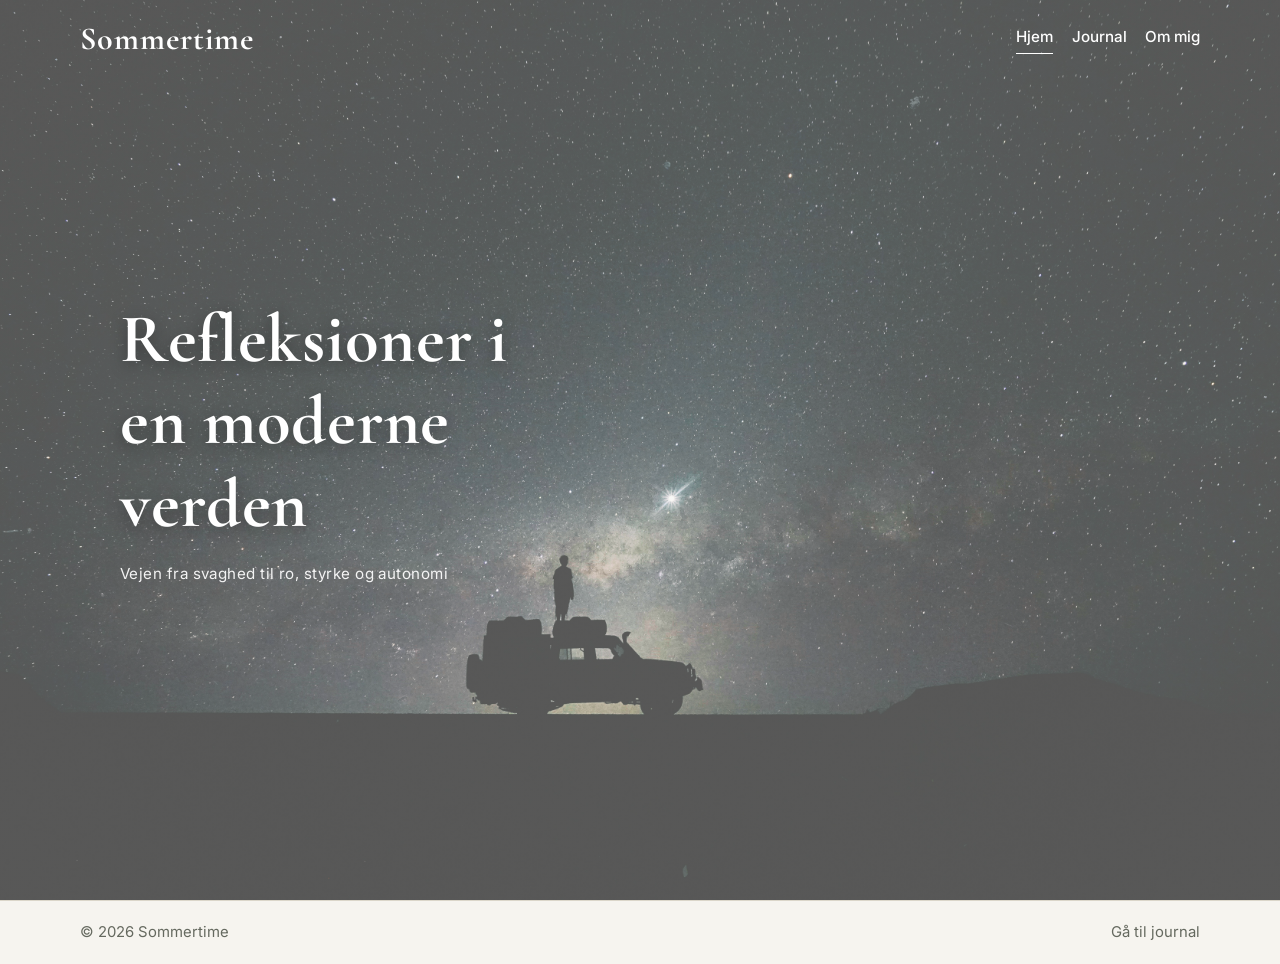
<file: index.html>
<!DOCTYPE html>
<html lang="da">
<head>
  <meta charset="UTF-8">
  <meta name="viewport" content="width=device-width, initial-scale=1.0">
  <title>Sommertime | Refleksioner</title>
  <meta name="description" content="Sommertime er en personlig refleksionsblog om livet som mand i den moderne tid.">
  <link rel="preconnect" href="https://fonts.googleapis.com">
  <link rel="preconnect" href="https://fonts.gstatic.com" crossorigin>
  <link href="https://fonts.googleapis.com/css2?family=Cormorant+Garamond:wght@500;600;700&family=Inter:wght@300;400;500;600&display=swap" rel="stylesheet">
  <link rel="stylesheet" href="styles.css">
</head>
<body class="home">
  <header class="site-header">
    <div class="container header-inner">
      <a class="logo" href="index.html">Sommertime</a>
      <nav class="site-nav" aria-label="Hovedmenu">
        <a class="active" href="index.html">Hjem</a>
        <a href="journal.html">Journal</a>
        <a href="about.html">Om mig</a>
      </nav>
    </div>
  </header>

  <main>
    <section class="hero">
      <div class="container hero-content">
        <h1 class="hero-title">Refleksioner i en moderne verden</h1>
        <p class="hero-subtext">Vejen fra svaghed til ro, styrke og autonomi</p>
      </div>
    </section>
  </main>

  <footer class="site-footer">
    <div class="container footer-inner">
      <p>&copy; 2026 Sommertime</p>
      <a href="journal.html">Gå til journal</a>
    </div>
  </footer>
</body>
</html>
</file>
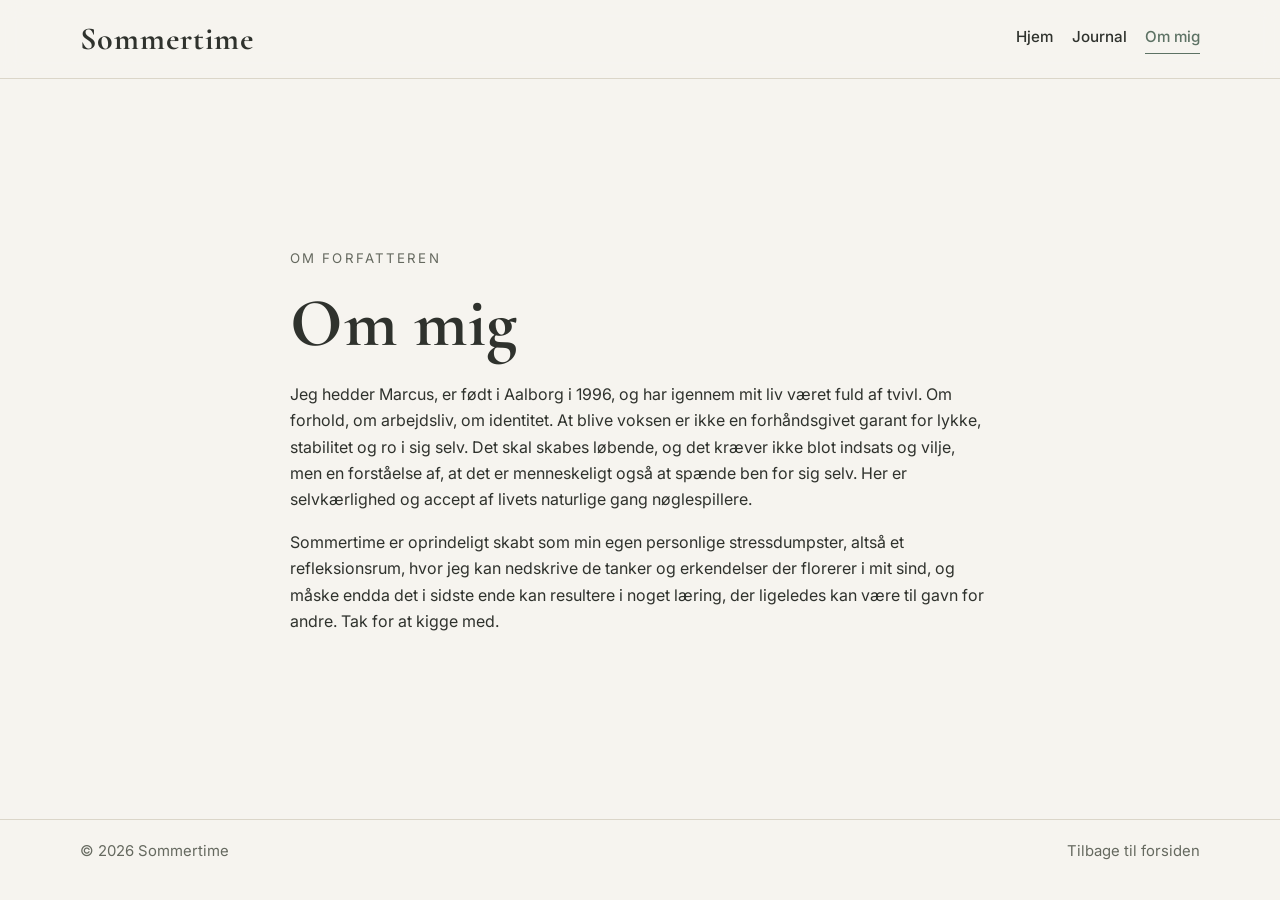
<file: about.html>
<!DOCTYPE html>
<html lang="da">
<head>
  <meta charset="UTF-8">
  <meta name="viewport" content="width=device-width, initial-scale=1.0">
  <title>Om | Sommertime</title>
  <meta name="description" content="Lær mere om skribenten bag Sommertime.">
  <link rel="preconnect" href="https://fonts.googleapis.com">
  <link rel="preconnect" href="https://fonts.gstatic.com" crossorigin>
  <link href="https://fonts.googleapis.com/css2?family=Cormorant+Garamond:wght@500;600;700&family=Inter:wght@300;400;500;600&display=swap" rel="stylesheet">
  <link rel="stylesheet" href="styles.css">
</head>
<body>
  <header class="site-header">
    <div class="container header-inner">
      <a class="logo" href="index.html">Sommertime</a>
      <nav class="site-nav" aria-label="Hovedmenu">
        <a href="index.html">Hjem</a>
        <a href="journal.html">Journal</a>
        <a class="active" href="about.html">Om mig</a>
      </nav>
    </div>
  </header>

  <main class="page-main">
    <section class="page-content container">
      <p class="eyebrow">Om forfatteren</p>
      <h1>Om mig</h1>
      <p>
        Jeg hedder Marcus, er født i Aalborg i 1996, og har igennem mit liv været fuld af tvivl. Om
        forhold, om arbejdsliv, om identitet. At blive voksen er ikke en forhåndsgivet garant for
        lykke, stabilitet og ro i sig selv. Det skal skabes løbende, og det kræver ikke blot indsats
        og vilje, men en forståelse af, at det er menneskeligt også at spænde ben for sig selv. Her
        er selvkærlighed og accept af livets naturlige gang nøglespillere.
      </p>
      <p>
        Sommertime er oprindeligt skabt som min egen personlige stressdumpster, altså et
        refleksionsrum, hvor jeg kan nedskrive de tanker og erkendelser der florerer i mit sind, og
        måske endda det i sidste ende kan resultere i noget læring, der ligeledes kan være til gavn
        for andre. Tak for at kigge med.
      </p>
    </section>
  </main>

  <footer class="site-footer">
    <div class="container footer-inner">
      <p>&copy; 2026 Sommertime</p>
      <a href="index.html">Tilbage til forsiden</a>
    </div>
  </footer>
</body>
</html>
</file>
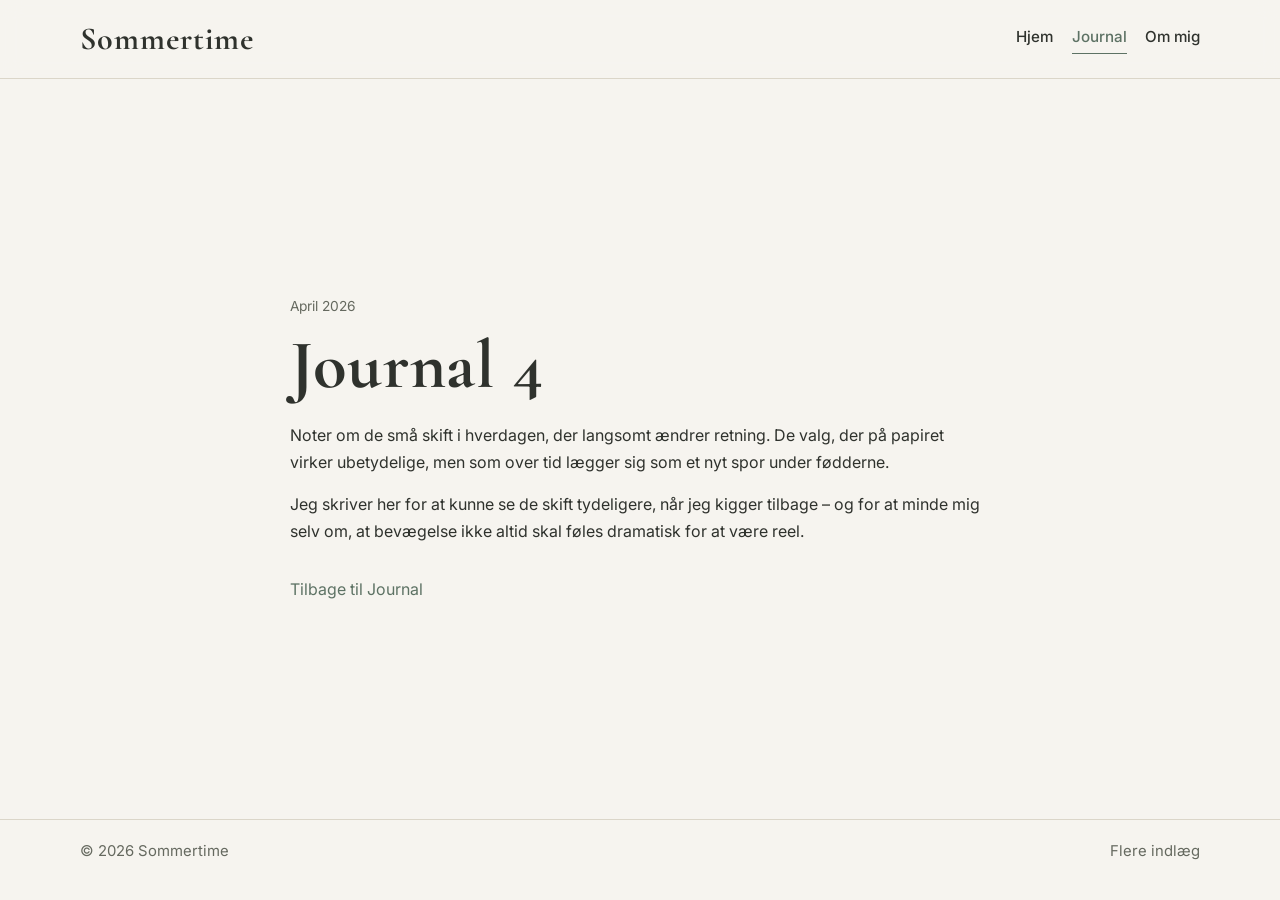
<file: journal-4.html>
<!DOCTYPE html>
<html lang="da">
<head>
  <meta charset="UTF-8">
  <meta name="viewport" content="width=device-width, initial-scale=1.0">
  <title>Journal 4 | Sommertime</title>
  <meta name="description" content="Læs journalindlægget Journal 4.">
  <link rel="preconnect" href="https://fonts.googleapis.com">
  <link rel="preconnect" href="https://fonts.gstatic.com" crossorigin>
  <link href="https://fonts.googleapis.com/css2?family=Cormorant+Garamond:wght@500;600;700&family=Inter:wght@300;400;500;600&display=swap" rel="stylesheet">
  <link rel="stylesheet" href="styles.css">
</head>
<body>
  <header class="site-header">
    <div class="container header-inner">
      <a class="logo" href="index.html">Sommertime</a>
      <nav class="site-nav" aria-label="Hovedmenu">
        <a href="index.html">Hjem</a>
        <a class="active" href="journal.html">Journal</a>
        <a href="about.html">Om mig</a>
      </nav>
    </div>
  </header>

  <main class="page-main">
    <article class="page-content container entry-content">
      <p class="post-meta">April 2026</p>
      <h1>Journal 4</h1>
      <p>
        Noter om de små skift i hverdagen, der langsomt ændrer retning. De valg, der på papiret
        virker ubetydelige, men som over tid lægger sig som et nyt spor under fødderne.
      </p>
      <p>
        Jeg skriver her for at kunne se de skift tydeligere, når jeg kigger tilbage – og for at
        minde mig selv om, at bevægelse ikke altid skal føles dramatisk for at være reel.
      </p>
      <a class="entry-back-link" href="journal.html">Tilbage til Journal</a>
    </article>
  </main>

  <footer class="site-footer">
    <div class="container footer-inner">
      <p>&copy; 2026 Sommertime</p>
      <a href="journal.html">Flere indlæg</a>
    </div>
  </footer>
</body>
</html>
</file>
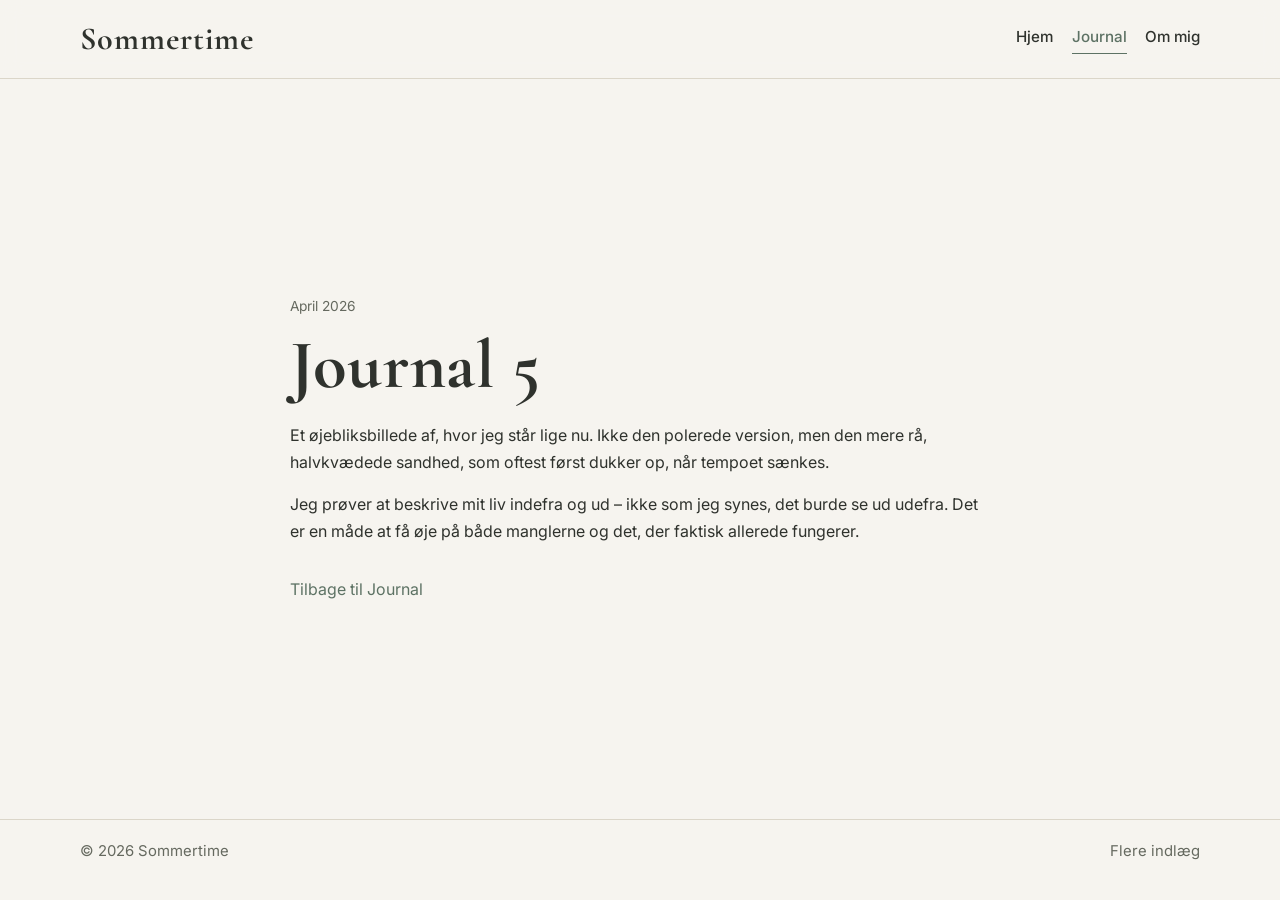
<file: journal-5.html>
<!DOCTYPE html>
<html lang="da">
<head>
  <meta charset="UTF-8">
  <meta name="viewport" content="width=device-width, initial-scale=1.0">
  <title>Journal 5 | Sommertime</title>
  <meta name="description" content="Læs journalindlægget Journal 5.">
  <link rel="preconnect" href="https://fonts.googleapis.com">
  <link rel="preconnect" href="https://fonts.gstatic.com" crossorigin>
  <link href="https://fonts.googleapis.com/css2?family=Cormorant+Garamond:wght@500;600;700&family=Inter:wght@300;400;500;600&display=swap" rel="stylesheet">
  <link rel="stylesheet" href="styles.css">
</head>
<body>
  <header class="site-header">
    <div class="container header-inner">
      <a class="logo" href="index.html">Sommertime</a>
      <nav class="site-nav" aria-label="Hovedmenu">
        <a href="index.html">Hjem</a>
        <a class="active" href="journal.html">Journal</a>
        <a href="about.html">Om mig</a>
      </nav>
    </div>
  </header>

  <main class="page-main">
    <article class="page-content container entry-content">
      <p class="post-meta">April 2026</p>
      <h1>Journal 5</h1>
      <p>
        Et øjebliksbillede af, hvor jeg står lige nu. Ikke den polerede version, men den mere
        rå, halvkvædede sandhed, som oftest først dukker op, når tempoet sænkes.
      </p>
      <p>
        Jeg prøver at beskrive mit liv indefra og ud – ikke som jeg synes, det burde se ud udefra.
        Det er en måde at få øje på både manglerne og det, der faktisk allerede fungerer.
      </p>
      <a class="entry-back-link" href="journal.html">Tilbage til Journal</a>
    </article>
  </main>

  <footer class="site-footer">
    <div class="container footer-inner">
      <p>&copy; 2026 Sommertime</p>
      <a href="journal.html">Flere indlæg</a>
    </div>
  </footer>
</body>
</html>
</file>
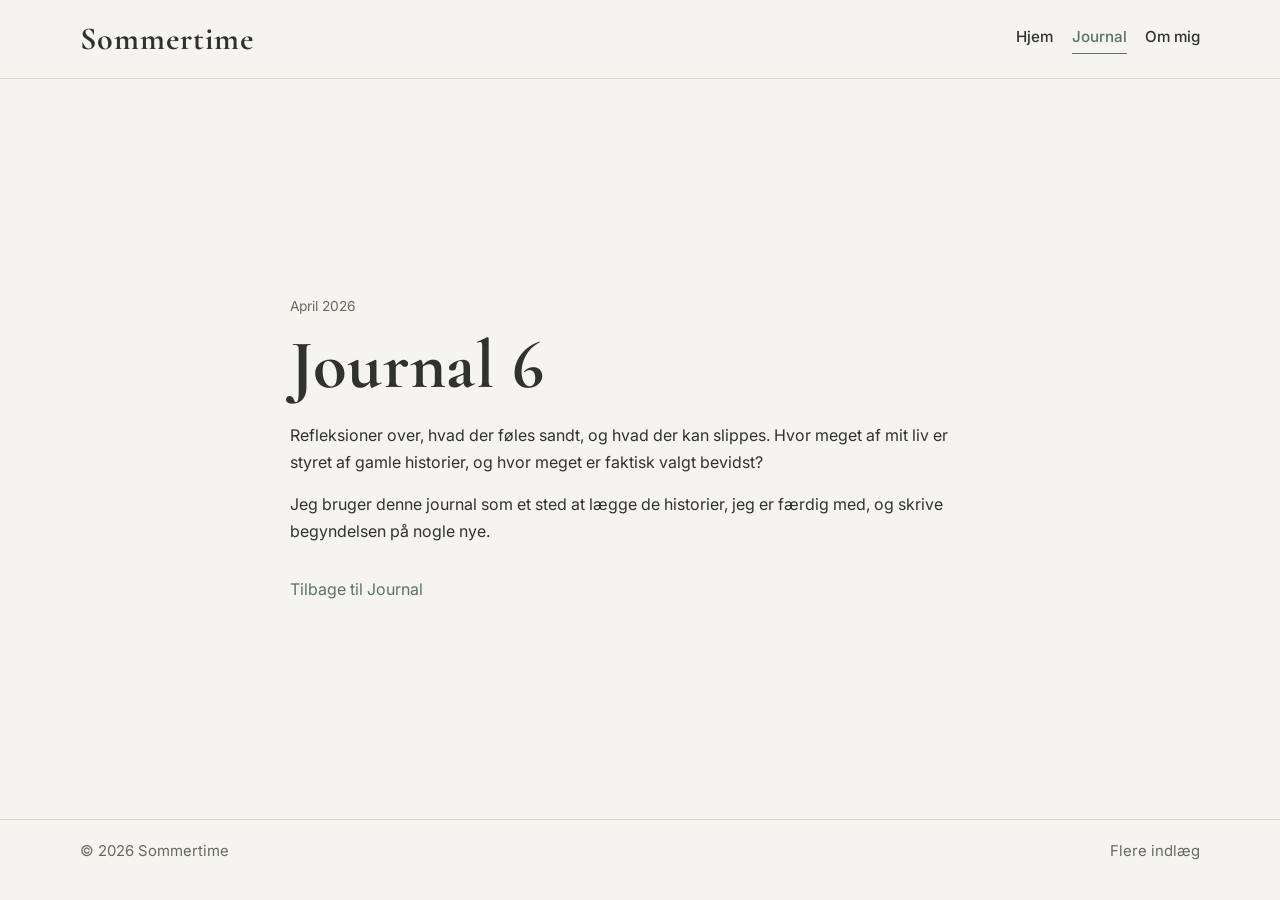
<file: journal-6.html>
<!DOCTYPE html>
<html lang="da">
<head>
  <meta charset="UTF-8">
  <meta name="viewport" content="width=device-width, initial-scale=1.0">
  <title>Journal 6 | Sommertime</title>
  <meta name="description" content="Læs journalindlægget Journal 6.">
  <link rel="preconnect" href="https://fonts.googleapis.com">
  <link rel="preconnect" href="https://fonts.gstatic.com" crossorigin>
  <link href="https://fonts.googleapis.com/css2?family=Cormorant+Garamond:wght@500;600;700&family=Inter:wght@300;400;500;600&display=swap" rel="stylesheet">
  <link rel="stylesheet" href="styles.css">
</head>
<body>
  <header class="site-header">
    <div class="container header-inner">
      <a class="logo" href="index.html">Sommertime</a>
      <nav class="site-nav" aria-label="Hovedmenu">
        <a href="index.html">Hjem</a>
        <a class="active" href="journal.html">Journal</a>
        <a href="about.html">Om mig</a>
      </nav>
    </div>
  </header>

  <main class="page-main">
    <article class="page-content container entry-content">
      <p class="post-meta">April 2026</p>
      <h1>Journal 6</h1>
      <p>
        Refleksioner over, hvad der føles sandt, og hvad der kan slippes. Hvor meget af mit liv er
        styret af gamle historier, og hvor meget er faktisk valgt bevidst?
      </p>
      <p>
        Jeg bruger denne journal som et sted at lægge de historier, jeg er færdig med, og skrive
        begyndelsen på nogle nye.
      </p>
      <a class="entry-back-link" href="journal.html">Tilbage til Journal</a>
    </article>
  </main>

  <footer class="site-footer">
    <div class="container footer-inner">
      <p>&copy; 2026 Sommertime</p>
      <a href="journal.html">Flere indlæg</a>
    </div>
  </footer>
</body>
</html>
</file>
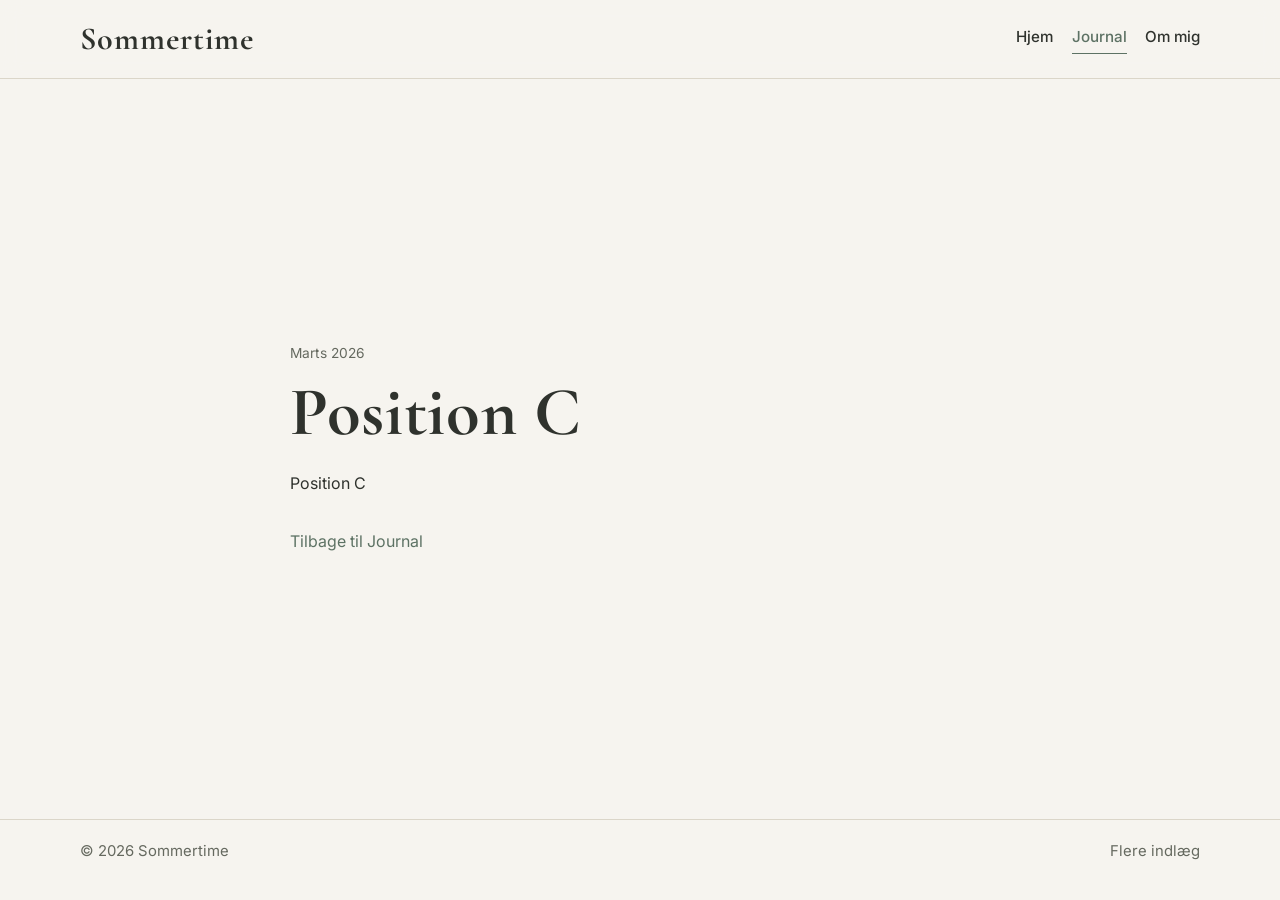
<file: journal-om-styrke-og-blidhed.html>
<!DOCTYPE html>
<html lang="da">
<head>
  <meta charset="UTF-8">
  <meta name="viewport" content="width=device-width, initial-scale=1.0">
  <title>Position C | Sommertime</title>
  <meta name="description" content="Læs journalindlægget Position C.">
  <link rel="preconnect" href="https://fonts.googleapis.com">
  <link rel="preconnect" href="https://fonts.gstatic.com" crossorigin>
  <link href="https://fonts.googleapis.com/css2?family=Cormorant+Garamond:wght@500;600;700&family=Inter:wght@300;400;500;600&display=swap" rel="stylesheet">
  <link rel="stylesheet" href="styles.css">
</head>
<body>
  <header class="site-header">
    <div class="container header-inner">
      <a class="logo" href="index.html">Sommertime</a>
      <nav class="site-nav" aria-label="Hovedmenu">
        <a href="index.html">Hjem</a>
        <a class="active" href="journal.html">Journal</a>
        <a href="about.html">Om mig</a>
      </nav>
    </div>
  </header>

  <main class="page-main">
    <article class="page-content container entry-content">
      <p class="post-meta">Marts 2026</p>
      <h1>Position C</h1>
      <p>Position C</p>
      <a class="entry-back-link" href="journal.html">Tilbage til Journal</a>
    </article>
  </main>

  <footer class="site-footer">
    <div class="container footer-inner">
      <p>&copy; 2026 Sommertime</p>
      <a href="journal.html">Flere indlæg</a>
    </div>
  </footer>
</body>
</html>
</file>
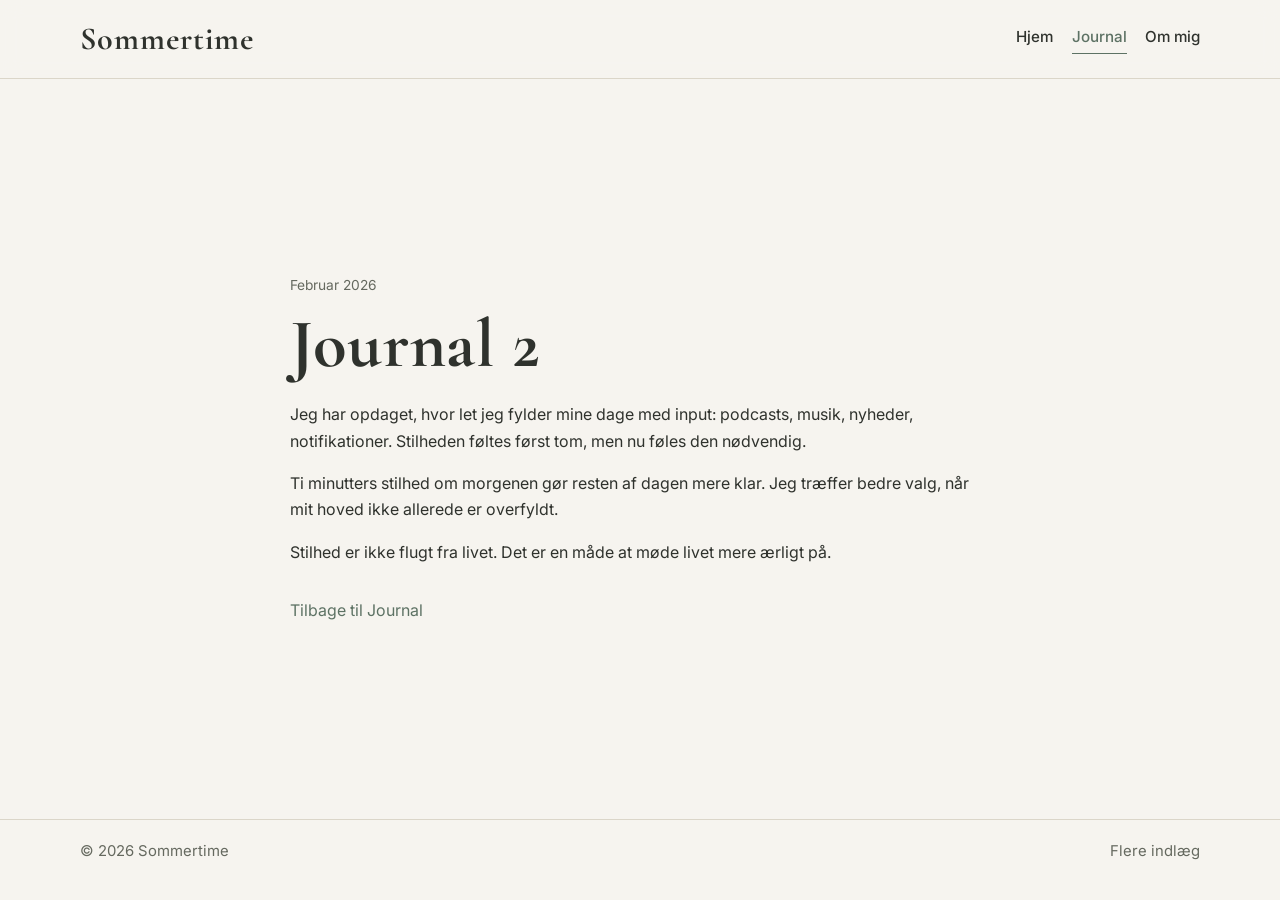
<file: journal-stilhed-som-daglig-praksis.html>
<!DOCTYPE html>
<html lang="da">
<head>
  <meta charset="UTF-8">
  <meta name="viewport" content="width=device-width, initial-scale=1.0">
  <title>Journal 2 | Sommertime</title>
  <meta name="description" content="Læs journalindlægget Journal 2.">
  <link rel="preconnect" href="https://fonts.googleapis.com">
  <link rel="preconnect" href="https://fonts.gstatic.com" crossorigin>
  <link href="https://fonts.googleapis.com/css2?family=Cormorant+Garamond:wght@500;600;700&family=Inter:wght@300;400;500;600&display=swap" rel="stylesheet">
  <link rel="stylesheet" href="styles.css">
</head>
<body>
  <header class="site-header">
    <div class="container header-inner">
      <a class="logo" href="index.html">Sommertime</a>
      <nav class="site-nav" aria-label="Hovedmenu">
        <a href="index.html">Hjem</a>
        <a class="active" href="journal.html">Journal</a>
        <a href="about.html">Om mig</a>
      </nav>
    </div>
  </header>

  <main class="page-main">
    <article class="page-content container entry-content">
      <p class="post-meta">Februar 2026</p>
      <h1>Journal 2</h1>
      <p>
        Jeg har opdaget, hvor let jeg fylder mine dage med input: podcasts, musik, nyheder,
        notifikationer. Stilheden føltes først tom, men nu føles den nødvendig.
      </p>
      <p>
        Ti minutters stilhed om morgenen gør resten af dagen mere klar. Jeg træffer bedre valg, når
        mit hoved ikke allerede er overfyldt.
      </p>
      <p>
        Stilhed er ikke flugt fra livet. Det er en måde at møde livet mere ærligt på.
      </p>
      <a class="entry-back-link" href="journal.html">Tilbage til Journal</a>
    </article>
  </main>

  <footer class="site-footer">
    <div class="container footer-inner">
      <p>&copy; 2026 Sommertime</p>
      <a href="journal.html">Flere indlæg</a>
    </div>
  </footer>
</body>
</html>
</file>
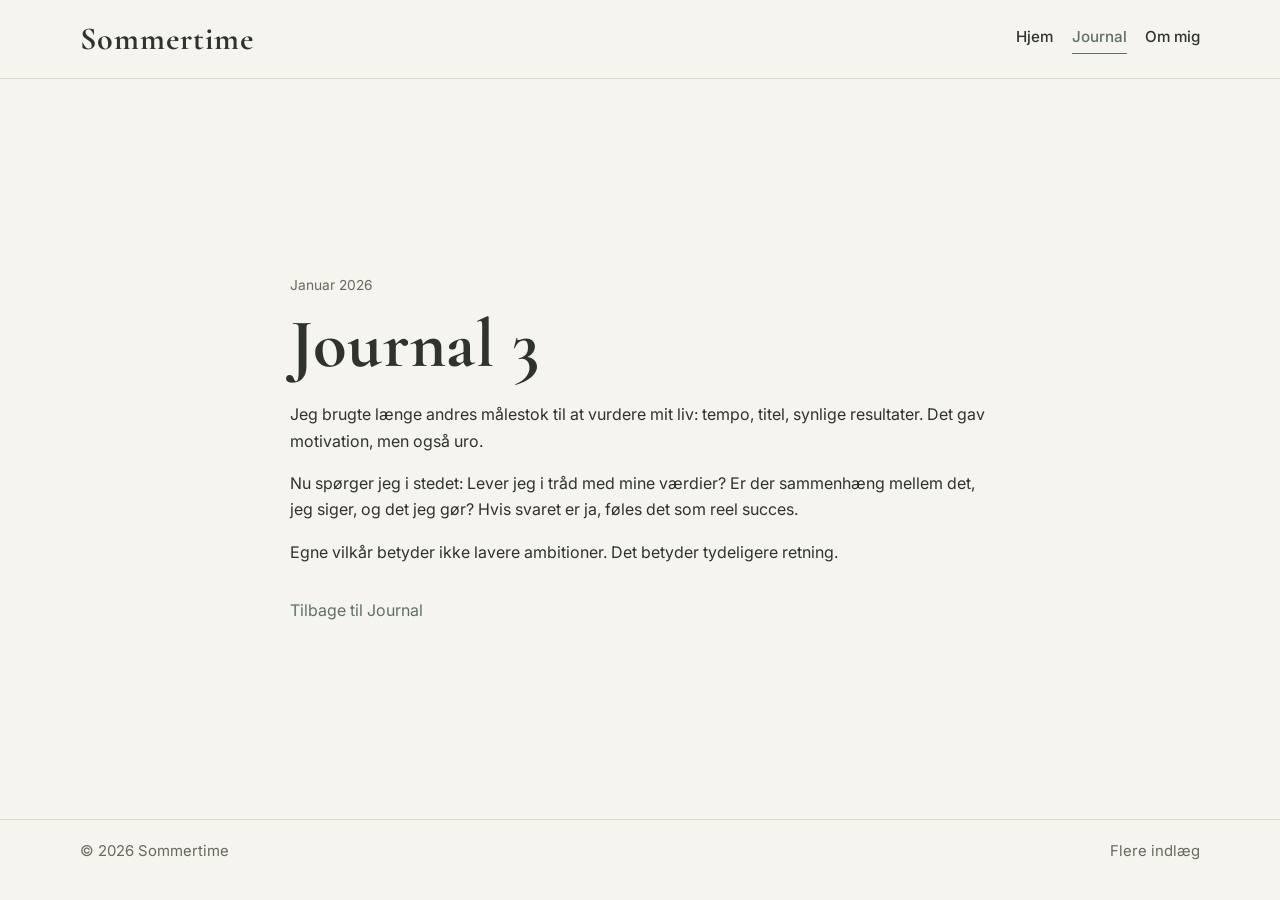
<file: journal-succes-paa-egne-vilkaar.html>
<!DOCTYPE html>
<html lang="da">
<head>
  <meta charset="UTF-8">
  <meta name="viewport" content="width=device-width, initial-scale=1.0">
  <title>Journal 3 | Sommertime</title>
  <meta name="description" content="Læs journalindlægget Journal 3.">
  <link rel="preconnect" href="https://fonts.googleapis.com">
  <link rel="preconnect" href="https://fonts.gstatic.com" crossorigin>
  <link href="https://fonts.googleapis.com/css2?family=Cormorant+Garamond:wght@500;600;700&family=Inter:wght@300;400;500;600&display=swap" rel="stylesheet">
  <link rel="stylesheet" href="styles.css">
</head>
<body>
  <header class="site-header">
    <div class="container header-inner">
      <a class="logo" href="index.html">Sommertime</a>
      <nav class="site-nav" aria-label="Hovedmenu">
        <a href="index.html">Hjem</a>
        <a class="active" href="journal.html">Journal</a>
        <a href="about.html">Om mig</a>
      </nav>
    </div>
  </header>

  <main class="page-main">
    <article class="page-content container entry-content">
      <p class="post-meta">Januar 2026</p>
      <h1>Journal 3</h1>
      <p>
        Jeg brugte længe andres målestok til at vurdere mit liv: tempo, titel, synlige resultater.
        Det gav motivation, men også uro.
      </p>
      <p>
        Nu spørger jeg i stedet: Lever jeg i tråd med mine værdier? Er der sammenhæng mellem det,
        jeg siger, og det jeg gør? Hvis svaret er ja, føles det som reel succes.
      </p>
      <p>
        Egne vilkår betyder ikke lavere ambitioner. Det betyder tydeligere retning.
      </p>
      <a class="entry-back-link" href="journal.html">Tilbage til Journal</a>
    </article>
  </main>

  <footer class="site-footer">
    <div class="container footer-inner">
      <p>&copy; 2026 Sommertime</p>
      <a href="journal.html">Flere indlæg</a>
    </div>
  </footer>
</body>
</html>
</file>
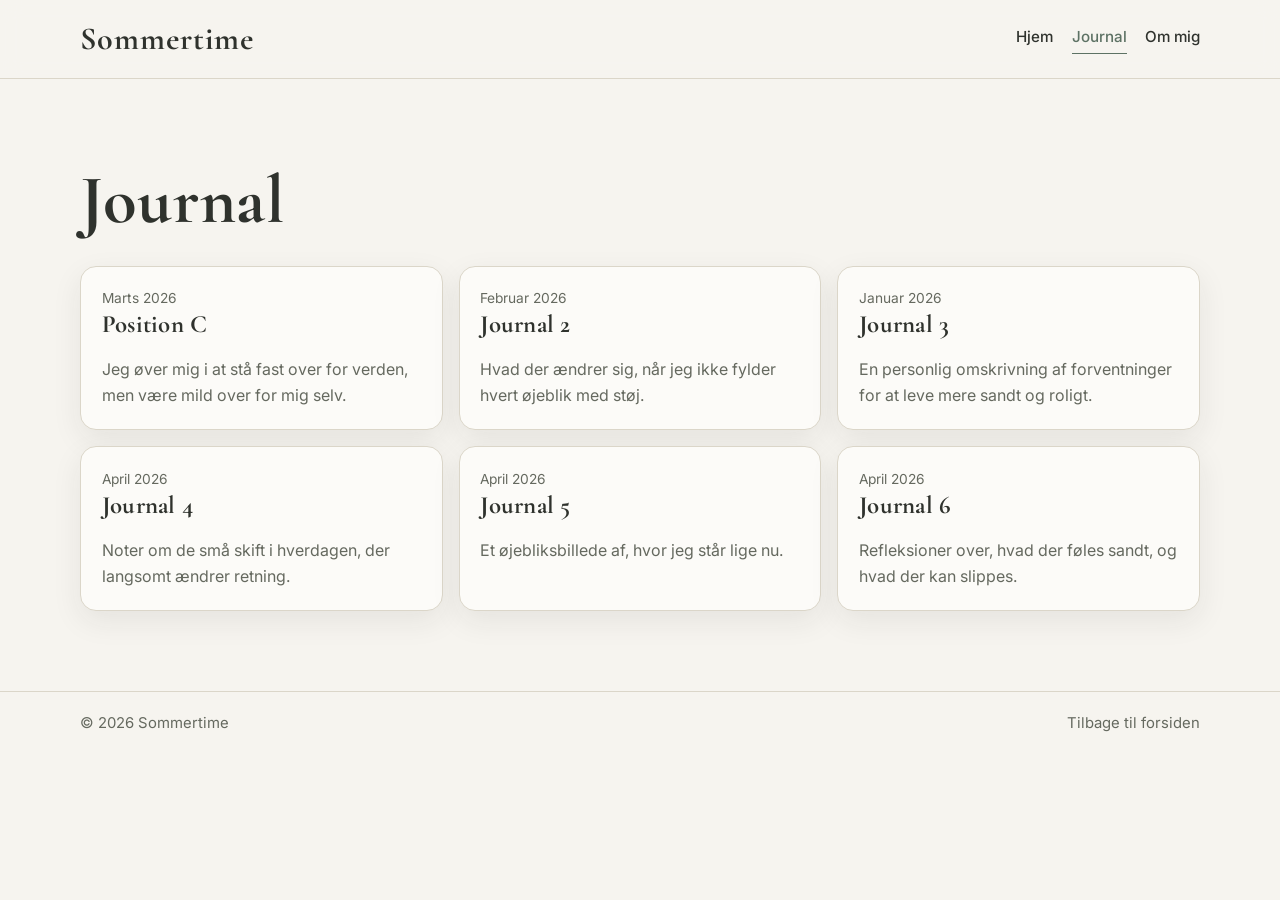
<file: journal.html>
<!DOCTYPE html>
<html lang="da">
<head>
  <meta charset="UTF-8">
  <meta name="viewport" content="width=device-width, initial-scale=1.0">
  <title>Journal | Sommertime</title>
  <meta name="description" content="Læs journalindlæg på Sommertime.">
  <link rel="preconnect" href="https://fonts.googleapis.com">
  <link rel="preconnect" href="https://fonts.gstatic.com" crossorigin>
  <link href="https://fonts.googleapis.com/css2?family=Cormorant+Garamond:wght@500;600;700&family=Inter:wght@300;400;500;600&display=swap" rel="stylesheet">
  <link rel="stylesheet" href="styles.css">
</head>
<body>
  <header class="site-header">
    <div class="container header-inner">
      <a class="logo" href="index.html">Sommertime</a>
      <nav class="site-nav" aria-label="Hovedmenu">
        <a href="index.html">Hjem</a>
        <a class="active" href="journal.html">Journal</a>
        <a href="about.html">Om mig</a>
      </nav>
    </div>
  </header>

  <main>
    <section class="journal">
      <div class="container">
        <h1>Journal</h1>
        <div class="post-grid">
          <article class="post-card">
            <p class="post-meta">Marts 2026</p>
            <a class="post-card-link" href="journal-om-styrke-og-blidhed.html">
              <h3>Position C</h3>
              <p>Jeg øver mig i at stå fast over for verden, men være mild over for mig selv.</p>
            </a>
          </article>
          <article class="post-card">
            <p class="post-meta">Februar 2026</p>
            <a class="post-card-link" href="journal-stilhed-som-daglig-praksis.html">
              <h3>Journal 2</h3>
              <p>Hvad der ændrer sig, når jeg ikke fylder hvert øjeblik med støj.</p>
            </a>
          </article>
          <article class="post-card">
            <p class="post-meta">Januar 2026</p>
            <a class="post-card-link" href="journal-succes-paa-egne-vilkaar.html">
              <h3>Journal 3</h3>
              <p>En personlig omskrivning af forventninger for at leve mere sandt og roligt.</p>
            </a>
          </article>
          <article class="post-card">
            <p class="post-meta">April 2026</p>
            <a class="post-card-link" href="journal-4.html">
              <h3>Journal 4</h3>
              <p>Noter om de små skift i hverdagen, der langsomt ændrer retning.</p>
            </a>
          </article>
          <article class="post-card">
            <p class="post-meta">April 2026</p>
            <a class="post-card-link" href="journal-5.html">
              <h3>Journal 5</h3>
              <p>Et øjebliksbillede af, hvor jeg står lige nu.</p>
            </a>
          </article>
          <article class="post-card">
            <p class="post-meta">April 2026</p>
            <a class="post-card-link" href="journal-6.html">
              <h3>Journal 6</h3>
              <p>Refleksioner over, hvad der føles sandt, og hvad der kan slippes.</p>
            </a>
          </article>
        </div>
      </div>
    </section>
  </main>

  <footer class="site-footer">
    <div class="container footer-inner">
      <p>&copy; 2026 Sommertime</p>
      <a href="index.html">Tilbage til forsiden</a>
    </div>
  </footer>
</body>
</html>
</file>
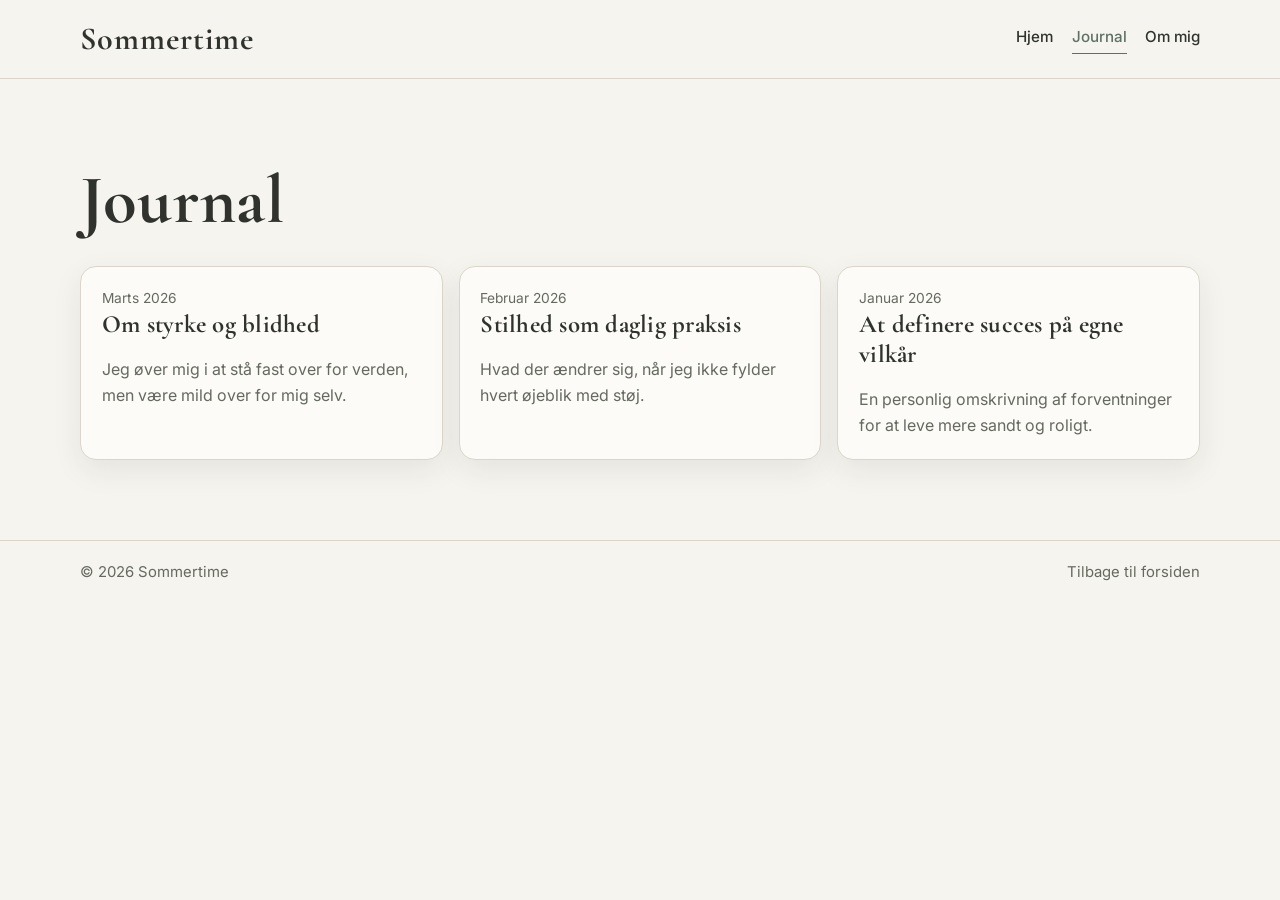
<file: refleksioner.html>
<!DOCTYPE html>
<html lang="da">
<head>
  <meta charset="UTF-8">
  <meta name="viewport" content="width=device-width, initial-scale=1.0">
  <title>Journal | Sommertime</title>
  <meta name="description" content="Læs journalindlæg på Sommertime.">
  <link rel="preconnect" href="https://fonts.googleapis.com">
  <link rel="preconnect" href="https://fonts.gstatic.com" crossorigin>
  <link href="https://fonts.googleapis.com/css2?family=Cormorant+Garamond:wght@500;600;700&family=Inter:wght@300;400;500;600&display=swap" rel="stylesheet">
  <link rel="stylesheet" href="styles.css">
</head>
<body>
  <header class="site-header">
    <div class="container header-inner">
      <a class="logo" href="index.html">Sommertime</a>
      <nav class="site-nav" aria-label="Hovedmenu">
        <a href="index.html">Hjem</a>
        <a class="active" href="journal.html">Journal</a>
        <a href="about.html">Om mig</a>
      </nav>
    </div>
  </header>

  <main>
    <section class="journal">
      <div class="container">
        <h1>Journal</h1>
        <div class="post-grid">
          <article class="post-card">
            <p class="post-meta">Marts 2026</p>
            <a class="post-card-link" href="journal-om-styrke-og-blidhed.html">
              <h3>Om styrke og blidhed</h3>
              <p>Jeg øver mig i at stå fast over for verden, men være mild over for mig selv.</p>
            </a>
          </article>
          <article class="post-card">
            <p class="post-meta">Februar 2026</p>
            <a class="post-card-link" href="journal-stilhed-som-daglig-praksis.html">
              <h3>Stilhed som daglig praksis</h3>
              <p>Hvad der ændrer sig, når jeg ikke fylder hvert øjeblik med støj.</p>
            </a>
          </article>
          <article class="post-card">
            <p class="post-meta">Januar 2026</p>
            <a class="post-card-link" href="journal-succes-paa-egne-vilkaar.html">
              <h3>At definere succes på egne vilkår</h3>
              <p>En personlig omskrivning af forventninger for at leve mere sandt og roligt.</p>
            </a>
          </article>
        </div>
      </div>
    </section>
  </main>

  <footer class="site-footer">
    <div class="container footer-inner">
      <p>&copy; 2026 Sommertime</p>
      <a href="index.html">Tilbage til forsiden</a>
    </div>
  </footer>
</body>
</html>
</file>
<file: styles.css>
:root {
  --bg: #f6f4ef;
  --surface: #fcfbf8;
  --text: #2f322d;
  --muted: #65695f;
  --accent: #889b8d;
  --accent-deep: #5d7264;
  --line: #dbd6c9;
  --shadow: 0 10px 30px rgba(38, 44, 36, 0.08);
}

*,
*::before,
*::after {
  box-sizing: border-box;
}

html {
  scroll-behavior: smooth;
}

body {
  margin: 0;
  background: var(--bg);
  color: var(--text);
  font-family: "Inter", sans-serif;
  line-height: 1.65;
}

.container {
  width: min(1120px, 92%);
  margin: 0 auto;
}

.site-header {
  position: sticky;
  top: 0;
  z-index: 10;
  backdrop-filter: blur(10px);
  background: rgba(246, 244, 239, 0.88);
  border-bottom: 1px solid var(--line);
}

.home .site-header {
  position: absolute;
  width: 100%;
  background: transparent;
  border-bottom: none;
  backdrop-filter: none;
}

.header-inner {
  display: flex;
  align-items: center;
  justify-content: space-between;
  min-height: 78px;
  gap: 1.5rem;
}

.logo {
  text-decoration: none;
  color: var(--text);
  font-family: "Cormorant Garamond", serif;
  font-size: 2rem;
  font-weight: 700;
  letter-spacing: 0.03em;
}

.home .logo {
  color: #ffffff;
}

.site-nav {
  display: flex;
  gap: 1.15rem;
}

.site-nav a {
  text-decoration: none;
  color: var(--text);
  font-weight: 500;
  font-size: 0.95rem;
  padding-bottom: 0.2rem;
  border-bottom: 1px solid transparent;
  transition: border-color 0.2s ease, color 0.2s ease;
}

.site-nav a:hover,
.site-nav a.active {
  color: var(--accent-deep);
  border-color: var(--accent-deep);
}

.home .site-nav a {
  color: #ffffff;
}

.home .site-nav a:hover,
.home .site-nav a.active {
  color: #ffffff;
  border-color: #ffffff;
}

.hero {
  min-height: calc(100vh - 78px);
  display: grid;
  align-items: center;
  background:
    linear-gradient(rgba(246, 244, 239, 0.35), rgba(246, 244, 239, 0.35)),
    url("unsplash.jpg");
  background-size: cover;
  background-position: center;
  background-repeat: no-repeat;
}

.home .hero {
  min-height: 100vh;
}

.hero-content {
  max-width: 760px;
  padding-block: 4rem 5rem;
}

.hero-title {
  color: #ffffff;
  max-width: 12ch;
  text-shadow: 0 4px 16px rgba(0, 0, 0, 0.35);
  transform: translateX(-140px);
}

.hero-subtext {
  margin: 0.25rem 0 0;
  color: rgba(255, 255, 255, 0.92);
  font-size: 0.95rem;
  letter-spacing: 0.03em;
  transform: translateX(-140px);
}

.eyebrow {
  margin: 0 0 0.8rem;
  font-size: 0.83rem;
  letter-spacing: 0.16em;
  text-transform: uppercase;
  color: var(--muted);
}

h1,
h2,
h3 {
  margin: 0 0 1rem;
  font-family: "Cormorant Garamond", serif;
  line-height: 1.2;
  letter-spacing: 0.01em;
}

h1 {
  font-size: clamp(2.3rem, 6vw, 4.3rem);
  max-width: 14ch;
}

h2 {
  font-size: clamp(1.95rem, 4vw, 2.6rem);
}

h3 {
  font-size: 1.55rem;
}

.hero-text {
  margin: 0;
  max-width: 56ch;
  color: var(--muted);
  font-size: 1.05rem;
}

.button {
  display: inline-block;
  margin-top: 1.6rem;
  text-decoration: none;
  color: #f9f8f4;
  background: var(--accent-deep);
  padding: 0.72rem 1.15rem;
  border-radius: 999px;
  font-size: 0.95rem;
  font-weight: 600;
  transition: transform 0.2s ease, box-shadow 0.2s ease;
}

.button:hover {
  transform: translateY(-1px);
  box-shadow: var(--shadow);
}

.journal {
  padding: 5rem 0;
}

.post-grid {
  margin-top: 1.5rem;
  display: grid;
  grid-template-columns: repeat(3, minmax(0, 1fr));
  gap: 1rem;
}

.post-card {
  background: var(--surface);
  border: 1px solid var(--line);
  border-radius: 16px;
  padding: 1.3rem;
  box-shadow: var(--shadow);
}

.post-card-link {
  display: block;
  text-decoration: none;
}

.post-card-link h3 {
  color: var(--text);
}

.post-card-link p {
  color: var(--muted);
}

.post-card-link:hover h3 {
  color: var(--accent-deep);
}

.post-meta {
  margin: 0 0 0.4rem;
  color: var(--muted);
  font-size: 0.86rem;
}

.post-card p {
  margin: 0;
  color: var(--muted);
}

.page-main {
  min-height: calc(100vh - 160px);
  display: grid;
  align-items: center;
}

.page-content {
  max-width: 700px;
  padding: 4rem 0;
}

.entry-content h1 {
  margin-bottom: 0.9rem;
}

.entry-back-link {
  display: inline-block;
  margin-top: 1rem;
  color: var(--accent-deep);
  text-decoration: none;
  border-bottom: 1px solid transparent;
}

.entry-back-link:hover {
  border-color: var(--accent-deep);
}

.site-footer {
  border-top: 1px solid var(--line);
  padding: 1.2rem 0;
}

.footer-inner {
  display: flex;
  align-items: center;
  justify-content: space-between;
  gap: 1rem;
}

.footer-inner p,
.footer-inner a {
  margin: 0;
  color: var(--muted);
  text-decoration: none;
  font-size: 0.93rem;
}

.footer-inner a:hover {
  color: var(--accent-deep);
}

@media (max-width: 920px) {
  .hero-title {
    transform: translateX(-72px);
  }

  .hero-subtext {
    transform: translateX(-72px);
  }

  .post-grid {
    grid-template-columns: 1fr 1fr;
  }
}

@media (max-width: 700px) {
  .header-inner {
    min-height: auto;
    padding: calc(0.7rem + env(safe-area-inset-top, 0px)) 0.9rem 0.7rem;
    flex-direction: column;
    align-items: flex-start;
  }

  .hero {
    min-height: calc(100vh - 64px);
  }

  .hero-content {
    padding-block: 3rem 3.6rem;
    padding-inline: 0.3rem;
  }

  .hero-title {
    transform: none;
    font-size: clamp(2rem, 9vw, 2.8rem);
  }

  .hero-subtext {
    transform: none;
    font-size: 0.9rem;
  }

  .post-grid {
    grid-template-columns: 1fr;
  }

  .footer-inner {
    flex-direction: column;
    align-items: flex-start;
  }
}
</file>
